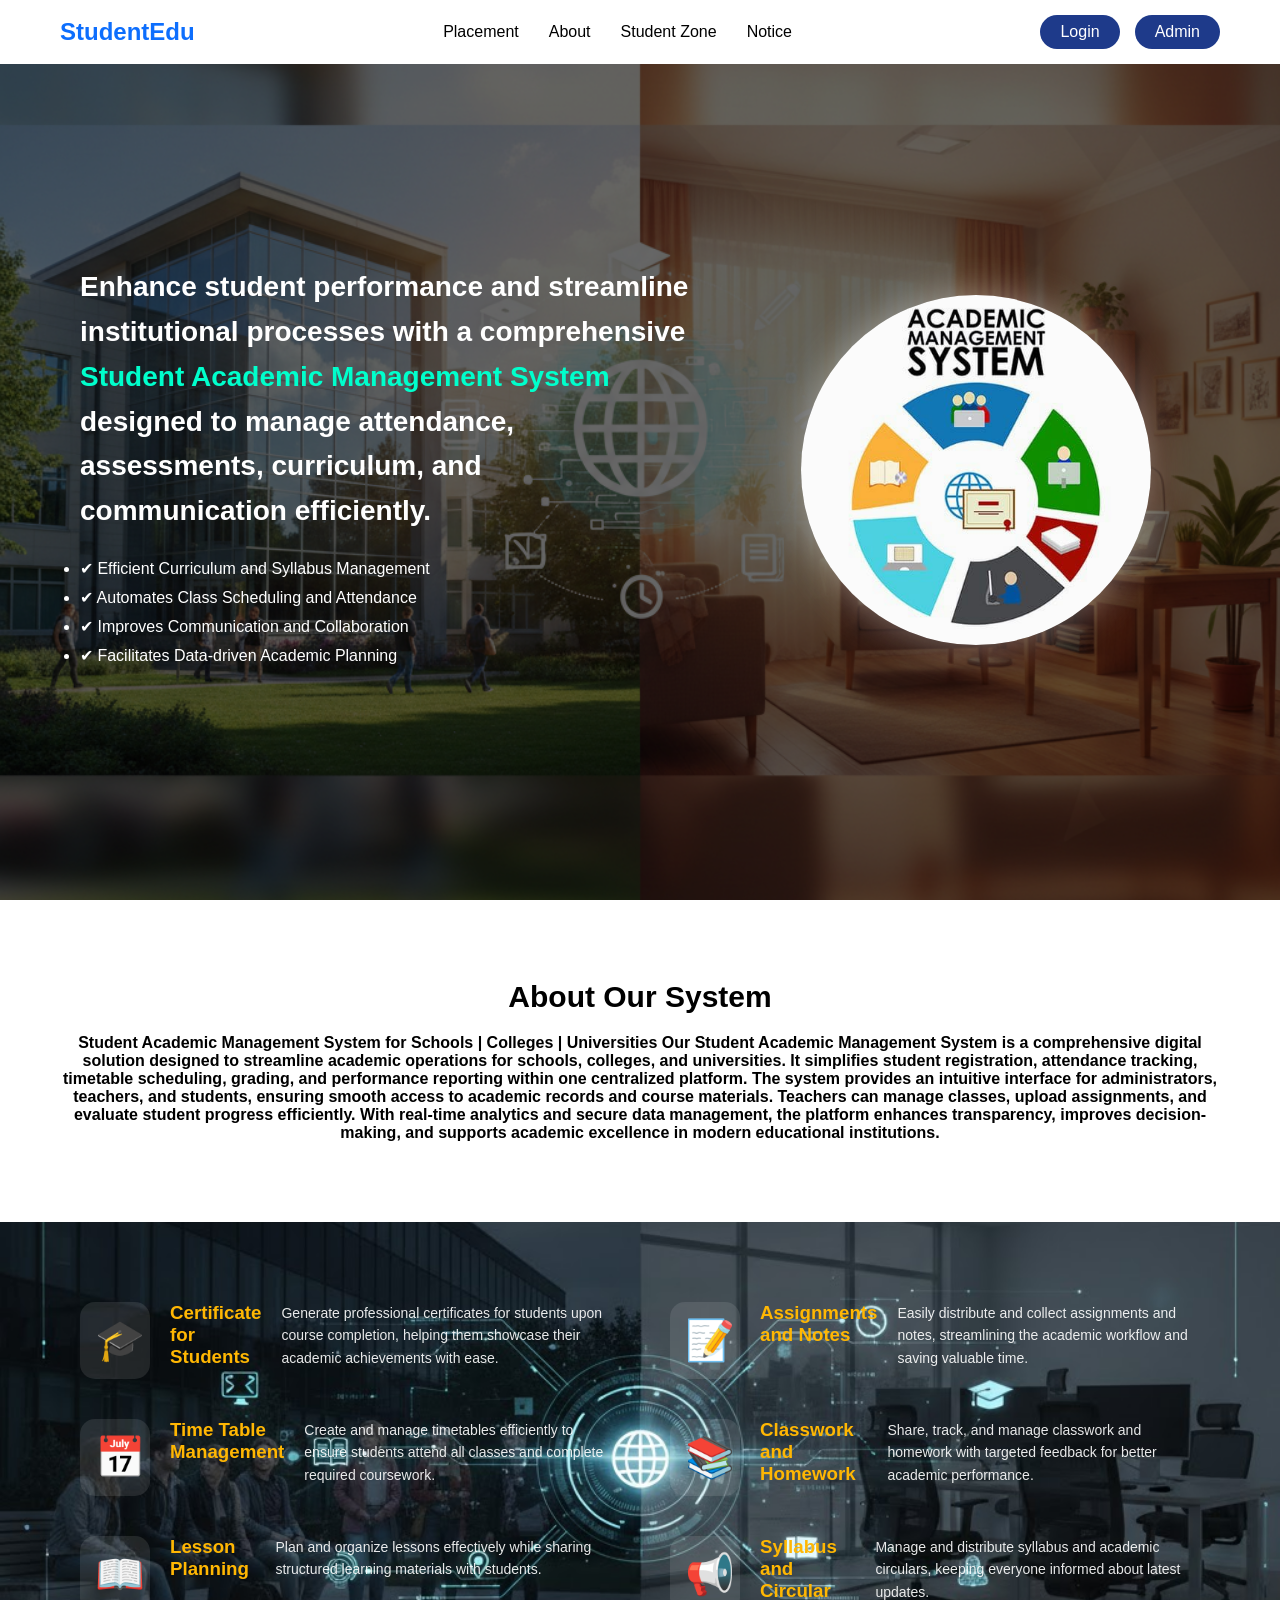
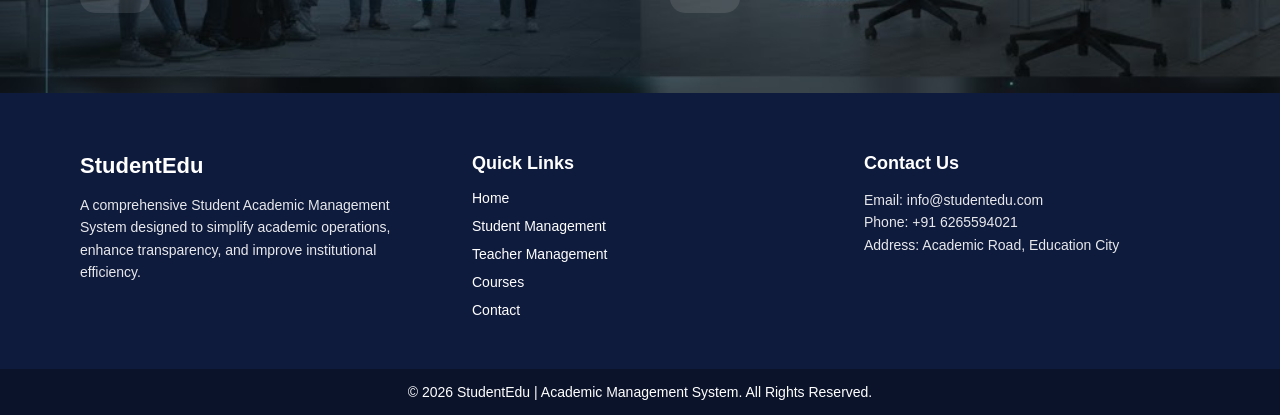
<file: index.html>
<!DOCTYPE html>
<html lang="en">
<head>
<meta charset="UTF-8">
<meta name="viewport" content="width=device-width, initial-scale=1.0">
<title>Student Academic Management</title>
<link rel="stylesheet" href="form.css">
</head>

<body>

<!-- NAVBAR -->
<div class="navbar">
    <div class="logo">StudentEdu</div>

    <ul class="nav-links">
        <li><a href="https://vivekanandgroup.com/blogs#">Placement</a></li>
        <!-- <li><a href="#">Register</a></li> -->
        <li><a href="https://vivekanandgroup.com/program/info/13/About%20Us/Administration">About</a></li>
        <li><a href="student login.html">Student Zone</a></li>
        <li><a href="notice.html">Notice</a></li>
    </ul>

    <div class="right-buttons">
        <a href="teacher login.html" class="nav-btn">Login</a>
        <a href="login admin .html" class="nav-btn">Admin</a>
    </div>
</div>

<!-- HERO SECTION -->
<section class="hero">

    <!-- LEFT TEXT -->
    <div class="hero-left">
        <h1>
            Enhance student performance and streamline institutional processes
            with a comprehensive <br>
            <span>Student Academic Management System</span>
            designed to manage attendance, assessments,
            curriculum, and communication efficiently.
        </h1>

        <ul>
            <li>✔ Efficient Curriculum and Syllabus Management</li>
            <li>✔ Automates Class Scheduling and Attendance</li>
            <li>✔ Improves Communication and Collaboration</li>
            <li>✔ Facilitates Data-driven Academic Planning</li>
        </ul>
    </div>

    <!-- RIGHT CIRCLE IMAGE -->
    <div class="hero-right">
        <div class="circle">
            <img src="project home.jpeg" alt="Academic Image">
        </div>
    </div>

</section>

<!-- EXTRA SECTION FOR SCROLL -->
<section class="about">
    <h2>About Our System</h2>
    <p>
     <h4><span>Student Academic Management System </span>  for Schools | Colleges | Universities Our 
            Student Academic Management System is a comprehensive digital solution designed to streamline academic operations for schools, colleges, and universities. It simplifies student registration, attendance tracking, timetable scheduling, grading, and performance reporting within one centralized platform. The system provides an intuitive interface for administrators, teachers, and students, ensuring smooth access to academic records and course materials. Teachers can manage classes, upload assignments,
            and evaluate student progress efficiently. With real-time analytics
             and secure data management, the platform enhances transparency, improves decision-making, and supports academic excellence in modern educational institutions.  
        </h4>
    </p>

</section>
    <!-- FEATURES SECTION -->
<section class="features">

    <div class="features-container">

        <div class="feature-box">
            <div class="icon">🎓</div>
            <h3>Certificate for Students</h3>
            <p>
                Generate professional certificates for students upon course completion,
                helping them showcase their academic achievements with ease.
            </p>
        </div>

        <div class="feature-box">
            <div class="icon">📝</div>
            <h3>Assignments and Notes</h3>
            <p>
                Easily distribute and collect assignments and notes,
                streamlining the academic workflow and saving valuable time.
            </p>
        </div>

        <div class="feature-box">
            <div class="icon">📅</div>
            <h3>Time Table Management</h3>
            <p>
                Create and manage timetables efficiently to ensure students
                attend all classes and complete required coursework.
            </p>
        </div>

        <div class="feature-box">
            <div class="icon">📚</div>
            <h3>Classwork and Homework</h3>
            <p>
                Share, track, and manage classwork and homework with
                targeted feedback for better academic performance.
            </p>
        </div>

        <div class="feature-box">
            <div class="icon">📖</div>
            <h3>Lesson Planning</h3>
            <p>
                Plan and organize lessons effectively while sharing structured
                learning materials with students.
            </p>
        </div>

        <div class="feature-box">
            <div class="icon">📢</div>
            <h3>Syllabus and Circular</h3>
            <p>
                Manage and distribute syllabus and academic circulars,
                keeping everyone informed about latest updates.
            </p>
        </div>

    </div>

</section>

        <!-- FOOTER SECTION -->
<footer class="footer">

    <div class="footer-container">

        <!-- About -->
        <div class="footer-col">
            <h3>StudentEdu</h3>
            <p>
                A comprehensive Student Academic Management System designed
                to simplify academic operations, enhance transparency,
                and improve institutional efficiency.
            </p>
        </div>

        <!-- Quick Links -->
        <div class="footer-col">
            <h4>Quick Links</h4>
            <ul>
                <li><a href="#">Home</a></li>
                <li><a href="teacher login.html">Student Management</a></li>
                <li><a href="login admin .html">Teacher Management</a></li>
                <li><a href="https://vivekanandgroup.com/school/info/15/Computer-Science-and-Engineering">Courses</a></li>
                <li><a href="https://vivekanandgroup.com/contact-us">Contact</a></li>
            </ul>
        </div>

        <!-- Contact Info -->
        <div class="footer-col">
            <h4>Contact Us</h4>
            <p>Email: info@studentedu.com</p>
            <p>Phone: +91 6265594021</p>
            <p>Address: Academic Road, Education City</p>
        </div>

    </div>

    <div class="footer-bottom">
        <p>© 2026 StudentEdu | Academic Management System. All Rights Reserved.</p>
    </div>

</footer>

</body>
</html>
</file>
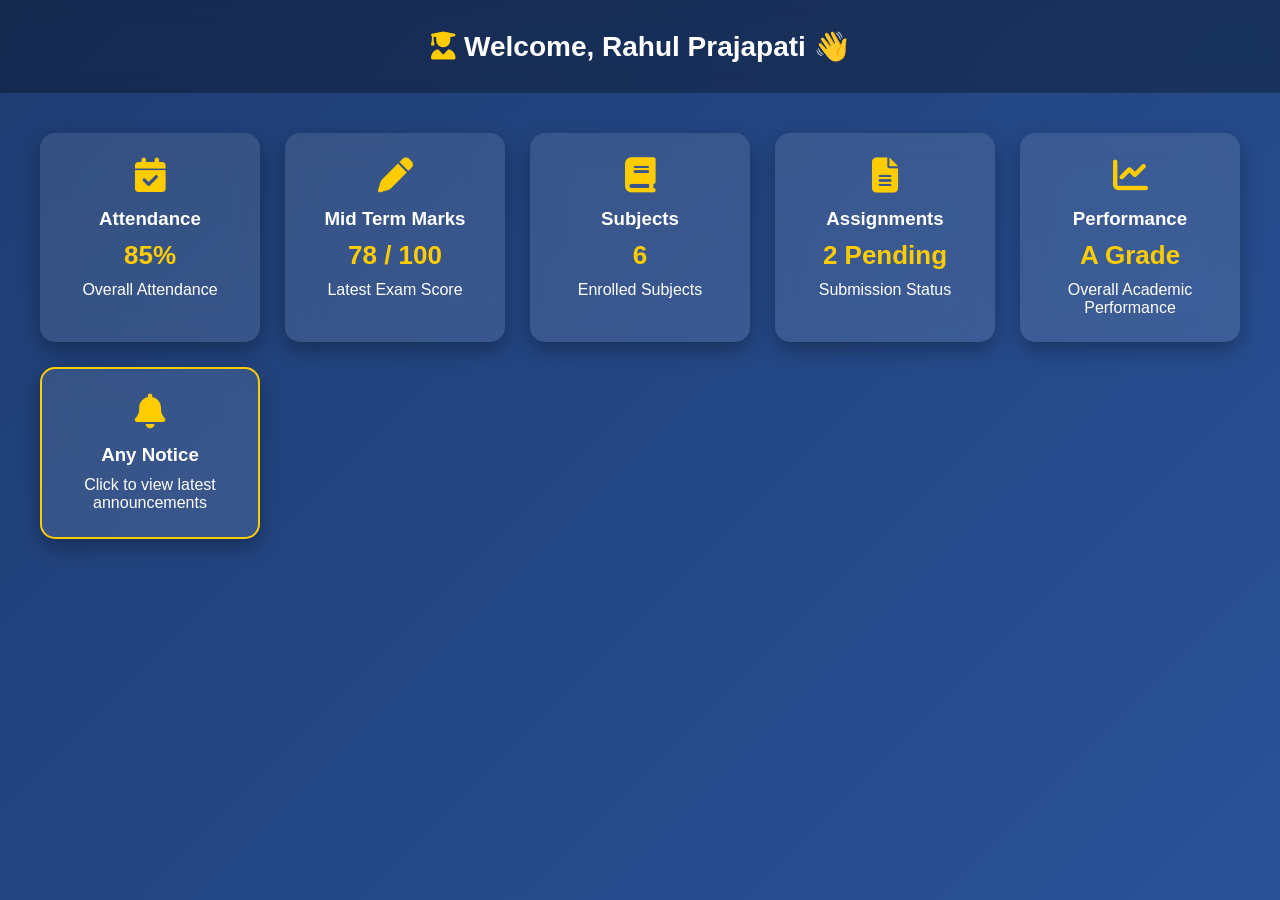
<file: dashboard.html>
</html>


<!DOCTYPE html>
<html lang="en">
<head>
<meta charset="UTF-8">
<meta name="viewport" content="width=device-width, initial-scale=1.0">
<title>Student Dashboard</title>
<link rel="stylesheet" href="dashboard.css">

<link rel="stylesheet"
href="https://cdnjs.cloudflare.com/ajax/libs/font-awesome/6.4.0/css/all.min.css">
</head>

<body>

<header>
    <h1><i class="fas fa-user-graduate"></i> 
        Welcome, <span id="studentName">Rahul Prajapati</span> 👋
    </h1>
</header>

<section class="dashboard">

    <div class="card">
        <i class="fas fa-calendar-check"></i>
        <h3>Attendance</h3>
        <h2 id="attendance">85%</h2>
        <p>Overall Attendance</p>
    </div>

    <div class="card">
        <i class="fas fa-pen"></i>
        <h3>Mid Term Marks</h3>
        <h2 id="midMarks">78 / 100</h2>
        <p>Latest Exam Score</p>
    </div>

    <div class="card">
        <i class="fas fa-book"></i>
        <h3>Subjects</h3>
        <h2 id="subjects">6</h2>
        <p>Enrolled Subjects</p>
    </div>

    <div class="card">
        <i class="fas fa-file-alt"></i>
        <h3>Assignments</h3>
        <h2 id="assignments">2 Pending</h2>
        <p>Submission Status</p>
    </div>

    <div class="card">
        <i class="fas fa-chart-line"></i>
        <h3>Performance</h3>
        <h2 id="grade">A Grade</h2>
        <p>Overall Academic Performance</p>
    </div>

    <!-- Notice Card -->
    <a href="notice.html" class="card notice-card">
        <i class="fas fa-bell"></i>
        <h3>Any Notice</h3>
        <p>Click to view latest announcements</p>
    </a>

</section>

</body>
</html>
</file>
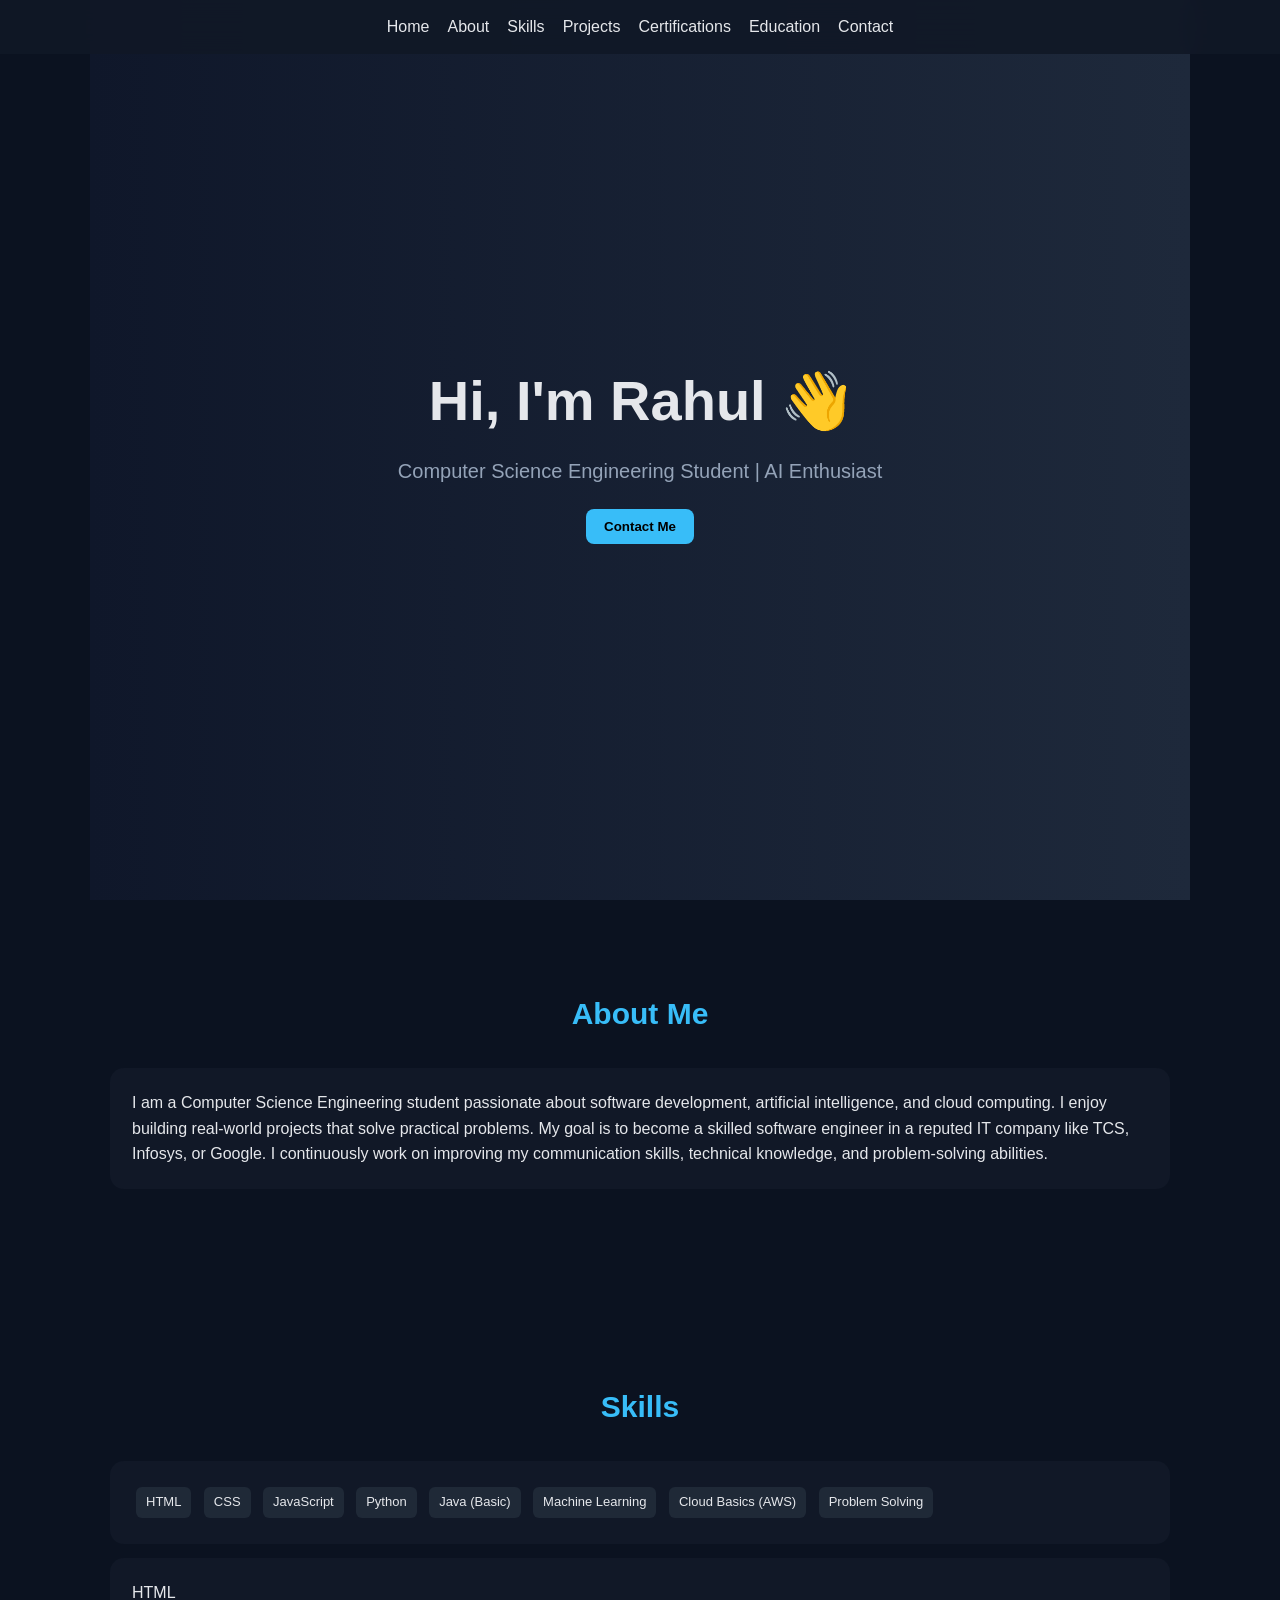
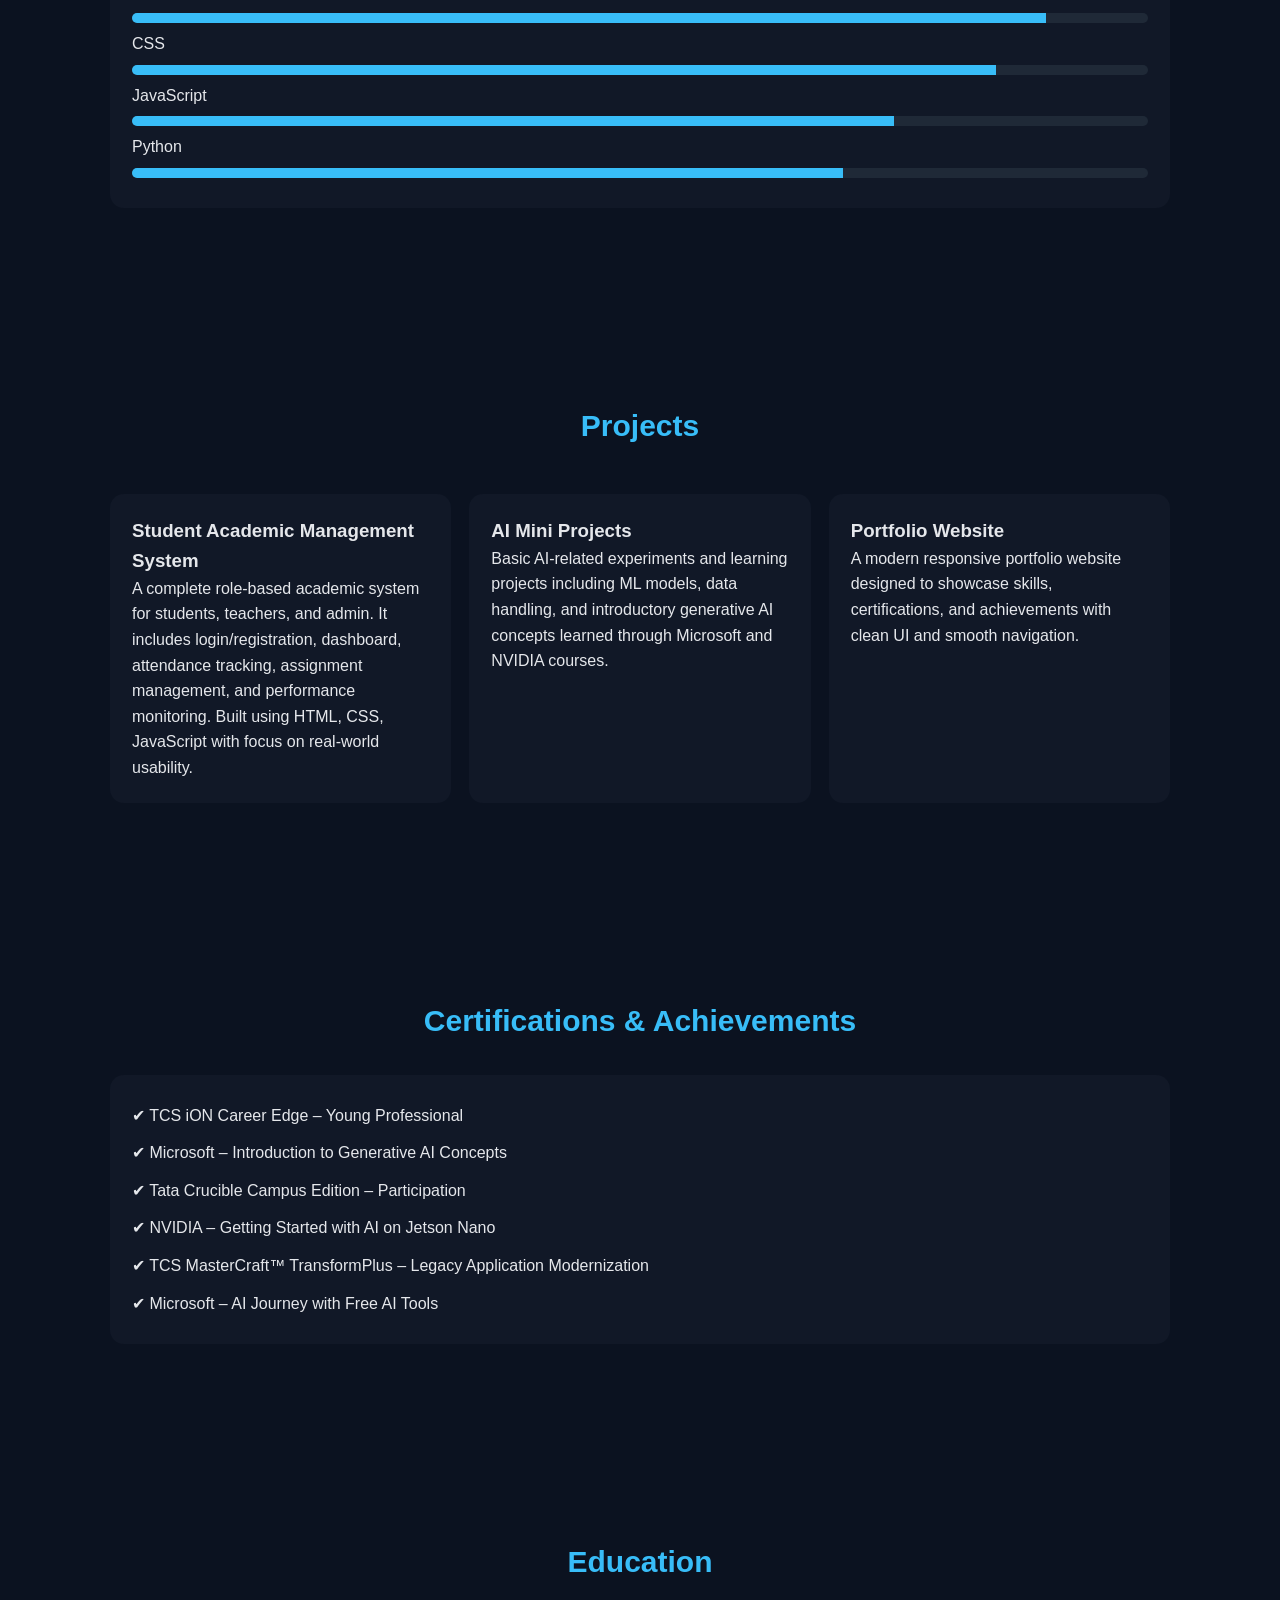
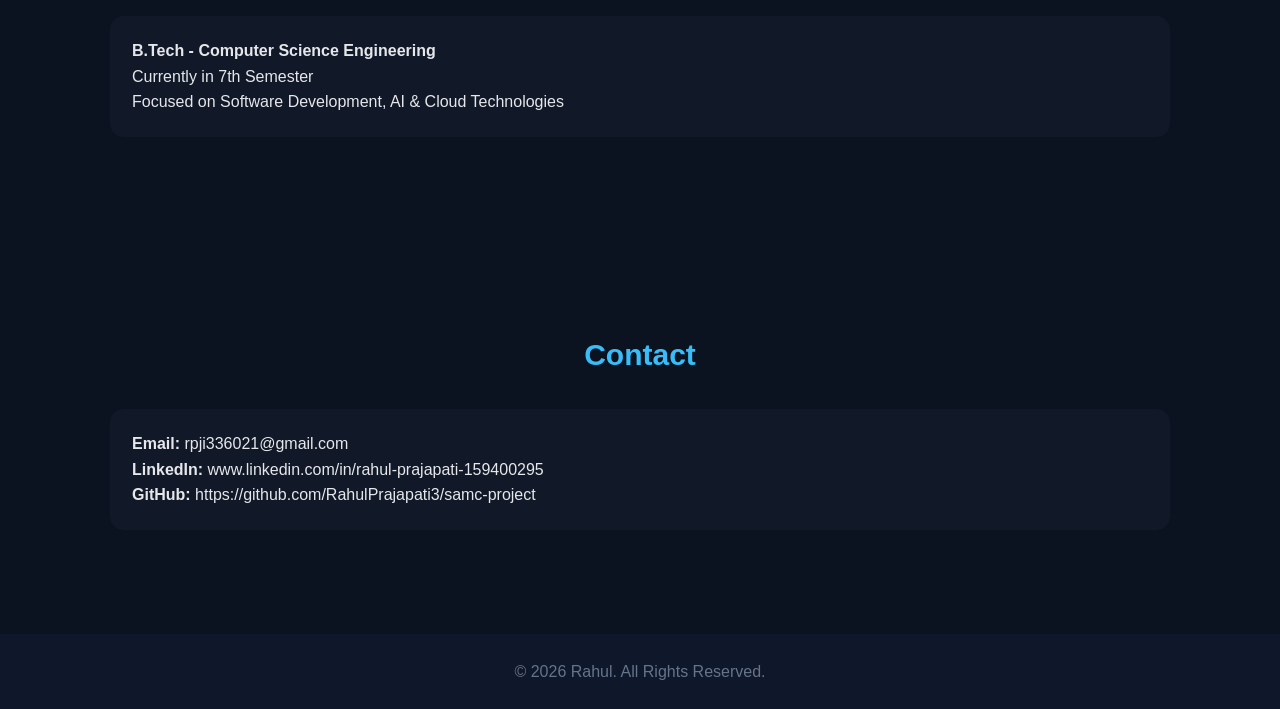
<file: intex.html>
<!DOCTYPE html>
<html lang="en">
<head>
  <meta charset="UTF-8" />
  <meta name="viewport" content="width=device-width, initial-scale=1.0" />
  <title>Rahul Portfolio</title>
  <style>
    *{
      margin:0;
      padding:0;
      box-sizing:border-box;
      font-family:'Segoe UI',sans-serif;
    }

    body{
      background:#0b1220;
      color:#e5e7eb;
      line-height:1.6;
    }

    nav{
      position:fixed;
      top:0;
      width:100%;
      background:rgba(17,24,39,0.92);
      display:flex;
      justify-content:center;
      gap:18px;
      padding:14px;
      backdrop-filter:blur(12px);
      z-index:1000;
    }

    nav a{
      color:#e5e7eb;
      text-decoration:none;
      font-weight:500;
      transition:0.3s;
    }

    nav a:hover{color:#38bdf8;}

    .hero{
      height:100vh;
      display:flex;
      flex-direction:column;
      justify-content:center;
      align-items:center;
      text-align:center;
      background:linear-gradient(to right,#0f172a,#1e293b);
      padding:20px;
    }

    .hero h1{
      font-size:56px;
      animation:fadeIn 1.5s ease-in-out;
    }

    .hero p{
      font-size:20px;
      color:#94a3b8;
      margin-top:10px;
      max-width:700px;
    }

    .btn{
      margin-top:22px;
      padding:10px 18px;
      background:#38bdf8;
      border:none;
      border-radius:8px;
      cursor:pointer;
      font-weight:600;
    }

    section{
      padding:90px 20px;
      max-width:1100px;
      margin:auto;
    }

    h2{
      text-align:center;
      color:#38bdf8;
      margin-bottom:30px;
      font-size:30px;
    }

    .card{
      background:#111827;
      padding:22px;
      border-radius:14px;
      margin:14px 0;
      transition:0.3s;
    }

    .card:hover{
      transform:translateY(-5px);
    }

    .grid{
      display:grid;
      grid-template-columns:repeat(auto-fit,minmax(280px,1fr));
      gap:18px;
    }

    ul{list-style:none;}
    ul li{padding:6px 0;}

    .tag{
      display:inline-block;
      background:#1f2937;
      padding:5px 10px;
      margin:4px;
      border-radius:6px;
      font-size:13px;
    }

    footer{
      text-align:center;
      padding:25px;
      background:#0f172a;
      color:#64748b;
    }

    @keyframes fadeIn{
      from{opacity:0; transform:translateY(-20px)}
      to{opacity:1; transform:translateY(0)}
    }

    .skill-bar{
      background:#1f2937;
      border-radius:10px;
      overflow:hidden;
      margin:8px 0;
    }

    .skill-fill{
      height:10px;
      background:#38bdf8;
    }
  </style>
</head>
<body>

<nav>
  <a href="#home">Home</a>
  <a href="#about">About</a>
  <a href="#skills">Skills</a>
  <a href="#projects">Projects</a>
  <a href="#certifications">Certifications</a>
  <a href="#education">Education</a>
  <a href="#contact">Contact</a>
</nav>

<section class="hero" id="home">
  <h1>Hi, I'm Rahul 👋</h1>
  <p>Computer Science Engineering Student | AI Enthusiast </p>
  <button class="btn" onclick="document.getElementById('contact').scrollIntoView()">Contact Me</button>
</section>

<section id="about">
  <h2>About Me</h2>
  <div class="card">
    <p>
      I am a Computer Science Engineering student passionate about software development, artificial intelligence, and cloud computing.
      I enjoy building real-world projects that solve practical problems. My goal is to become a skilled software engineer in a reputed IT company like TCS, Infosys, or Google.
      I continuously work on improving my communication skills, technical knowledge, and problem-solving abilities.
    </p>
  </div>
</section>

<section id="skills">
  <h2>Skills</h2>
  <div class="card">
    <span class="tag">HTML</span>
    <span class="tag">CSS</span>
    <span class="tag">JavaScript</span>
    <span class="tag">Python</span>
    <span class="tag">Java (Basic)</span>
    <span class="tag">Machine Learning</span>
    <span class="tag">Cloud Basics (AWS)</span>
    <span class="tag">Problem Solving</span>
  </div>

  <div class="card">
    <p>HTML</p>
    <div class="skill-bar"><div class="skill-fill" style="width:90%"></div></div>

    <p>CSS</p>
    <div class="skill-bar"><div class="skill-fill" style="width:85%"></div></div>

    <p>JavaScript</p>
    <div class="skill-bar"><div class="skill-fill" style="width:75%"></div></div>

    <p>Python</p>
    <div class="skill-bar"><div class="skill-fill" style="width:70%"></div></div>
  </div>
</section>

<section id="projects">
  <h2>Projects</h2>
  <div class="grid">

    <div class="card">
      <h3>Student Academic Management System</h3>
      <p>
        A complete role-based academic system for students, teachers, and admin.
        It includes login/registration, dashboard, attendance tracking, assignment management,
        and performance monitoring. Built using HTML, CSS, JavaScript with focus on real-world usability.
      </p>
    </div>

    <div class="card">
      <h3>AI Mini Projects</h3>
      <p>
        Basic AI-related experiments and learning projects including ML models, data handling,
        and introductory generative AI concepts learned through Microsoft and NVIDIA courses.
      </p>
    </div>

    <div class="card">
      <h3>Portfolio Website</h3>
      <p>
        A modern responsive portfolio website designed to showcase skills, certifications, and achievements
        with clean UI and smooth navigation.
      </p>
    </div>

  </div>
</section>

<section id="certifications">
  <h2>Certifications & Achievements</h2>
  <div class="card">
    <ul>
      <li>✔ TCS iON Career Edge – Young Professional</li>
      <li>✔ Microsoft – Introduction to Generative AI Concepts</li>
      <li>✔ Tata Crucible Campus Edition – Participation</li>
      <li>✔ NVIDIA – Getting Started with AI on Jetson Nano</li>
      <li>✔ TCS MasterCraft™ TransformPlus – Legacy Application Modernization</li>
      <li>✔ Microsoft – AI Journey with Free AI Tools</li>
    </ul>
  </div>
</section>

<section id="education">
  <h2>Education</h2>
  <div class="card">
    <p><b>B.Tech - Computer Science Engineering</b></p>
    <p>Currently in 7th Semester</p>
    <p>Focused on Software Development, AI & Cloud Technologies</p>
  </div>
</section>

<section id="contact">
  <h2>Contact</h2>
  <div class="card">
    <p><b>Email:</b> rpji336021@gmail.com</p>
    <p><b>LinkedIn:</b> www.linkedin.com/in/rahul-prajapati-159400295</p>
    <p><b>GitHub:</b> https://github.com/RahulPrajapati3/samc-project</p>
  </div>
</section>

<footer>
  <p>© 2026 Rahul. All Rights Reserved.</p>
</footer>

</body>
</html>
</file>
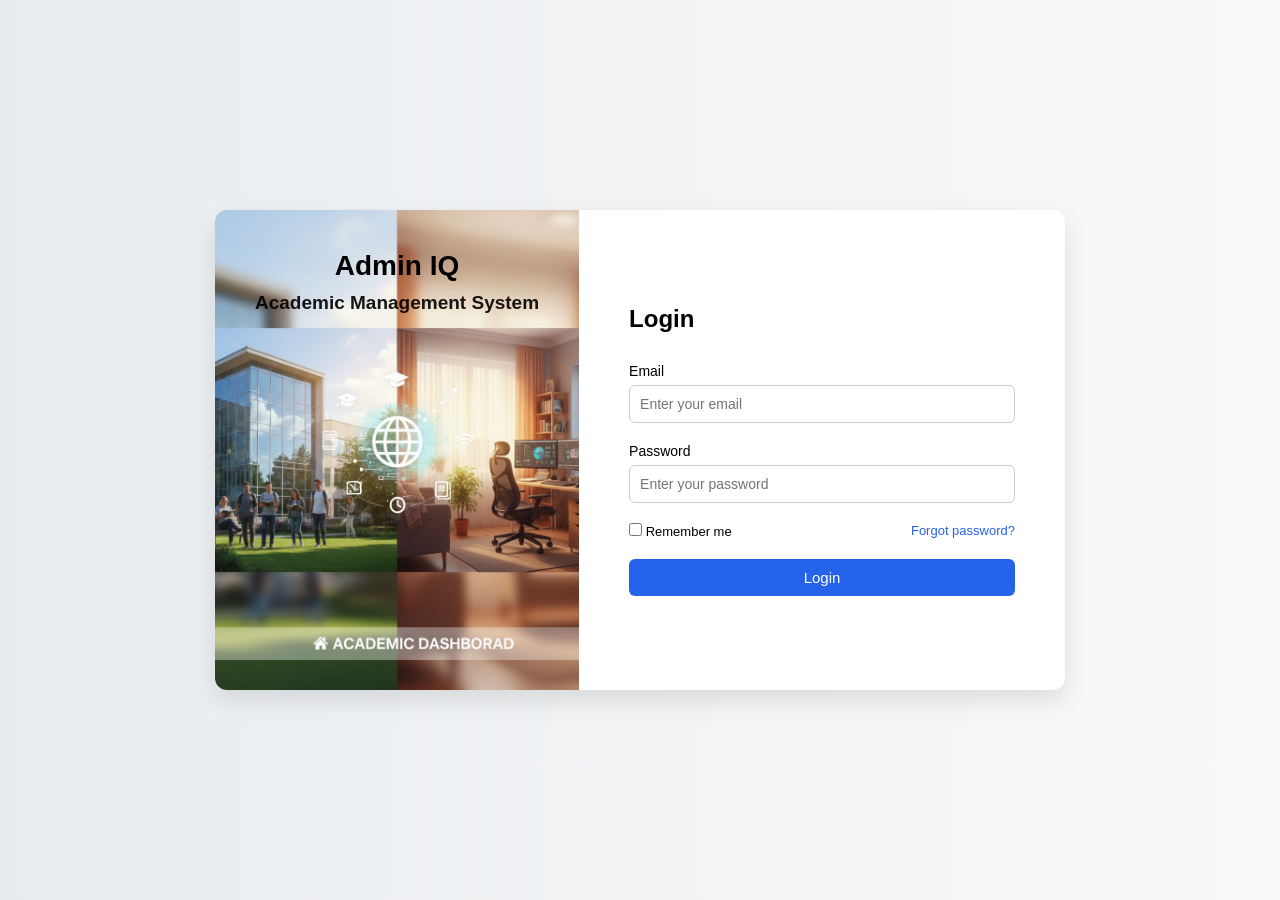
<file: login admin .html>
<!DOCTYPE html>
<html lang="en">
<head>
<meta charset="UTF-8">
<meta name="viewport" content="width=device-width, initial-scale=1.0">
<title>Admin Login</title>
<link rel="stylesheet" href="login admin.css">
</head>

<body>

<div class="login-container">

    <div class="login-card">

        <!-- LEFT SECTION -->
        <div class="left-panel">
            <h2>Admin IQ</h2>
           <h2><p>Academic Management System</p></h2> 
        </div>

        <!-- RIGHT SECTION -->
        <div class="right-panel">

            <h2>Login</h2>

            <form>

                <div class="input-group">
                    <label>Email</label>
                    <input type="email" placeholder="Enter your email">
                </div>

                <div class="input-group">
                    <label>Password</label>
                    <input type="password" placeholder="Enter your password">
                </div>

                <div class="options">
                    <label>
                        <input type="checkbox"> Remember me
                    </label>
                    <a href="#">Forgot password?</a>
                </div>

                <!-- <button type="submit" class="login-btn">
                    Login
                </button> -->
                <a href="Admindesh.html" class="login-btn">Login</a>
            </form>

        </div>

    </div>

</div>

</body>
</html>
</file>
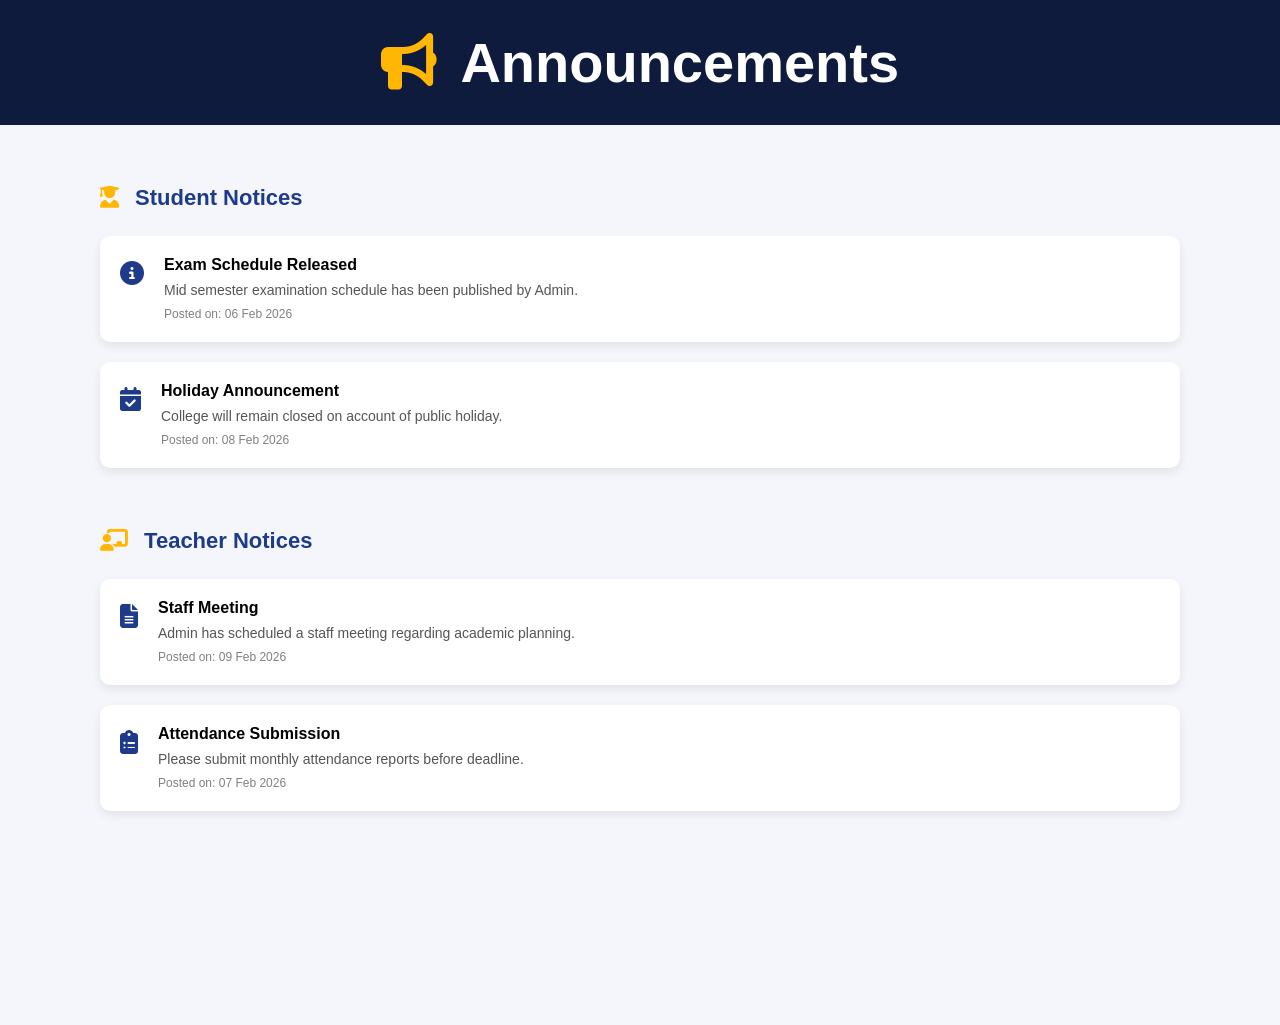
<file: notice.html>
<!DOCTYPE html>
<html lang="en">
<head>
<meta charset="UTF-8">
<meta name="viewport" content="width=device-width, initial-scale=1.0">
<title>Announcements</title>
<link rel="stylesheet" href="notice.css">

<!-- Font Awesome Icons -->
<link rel="stylesheet"
href="https://cdnjs.cloudflare.com/ajax/libs/font-awesome/6.4.0/css/all.min.css">
</head>

<body>

<!-- HEADER -->
<div class="announcement-header">
    <h1><i class="fas fa-bullhorn"></i> Announcements</h1>
</div>

<!-- MAIN CONTAINER -->
<div class="notice-container">

    <!-- STUDENT NOTICE SECTION -->
    <div class="notice-section">
        <h2><i class="fas fa-user-graduate"></i> Student Notices</h2>

        <!-- IMPORTANT: Backend ke liye ID -->
        <div id="studentNoticeContainer">

            <!-- Sample Static Notice (future me database se aayega) -->
            <div class="notice-card" data-id="1">
                <i class="fas fa-circle-info"></i>
                <div>
                    <h4 class="notice-title">Exam Schedule Released</h4>
                    <p class="notice-message">
                        Mid semester examination schedule has been published by Admin.
                    </p>
                    <span class="date">Posted on: 
                        <span class="notice-date">06 Feb 2026</span>
                    </span>
                </div>
            </div>

            <div class="notice-card" data-id="2">
                <i class="fas fa-calendar-check"></i>
                <div>
                    <h4 class="notice-title">Holiday Announcement</h4>
                    <p class="notice-message">
                        College will remain closed on account of public holiday.
                    </p>
                    <span class="date">Posted on: 
                        <span class="notice-date">08 Feb 2026</span>
                    </span>
                </div>
            </div>

        </div>

    </div>

    <!-- TEACHER NOTICE SECTION -->
    <div class="notice-section">
        <h2><i class="fas fa-chalkboard-teacher"></i> Teacher Notices</h2>

        <!-- IMPORTANT: Backend ke liye ID -->
        <div id="teacherNoticeContainer">

            <div class="notice-card" data-id="3">
                <i class="fas fa-file-alt"></i>
                <div>
                    <h4 class="notice-title">Staff Meeting</h4>
                    <p class="notice-message">
                        Admin has scheduled a staff meeting regarding academic planning.
                    </p>
                    <span class="date">Posted on: 
                        <span class="notice-date">09 Feb 2026</span>
                    </span>
                </div>
            </div>

            <div class="notice-card" data-id="4">
                <i class="fas fa-clipboard-list"></i>
                <div>
                    <h4 class="notice-title">Attendance Submission</h4>
                    <p class="notice-message">
                        Please submit monthly attendance reports before deadline.
                    </p>
                    <span class="date">Posted on: 
                        <span class="notice-date">07 Feb 2026</span>
                    </span>
                </div>
            </div>

        </div>

    </div>

</div>

</body>
</html>
</file>
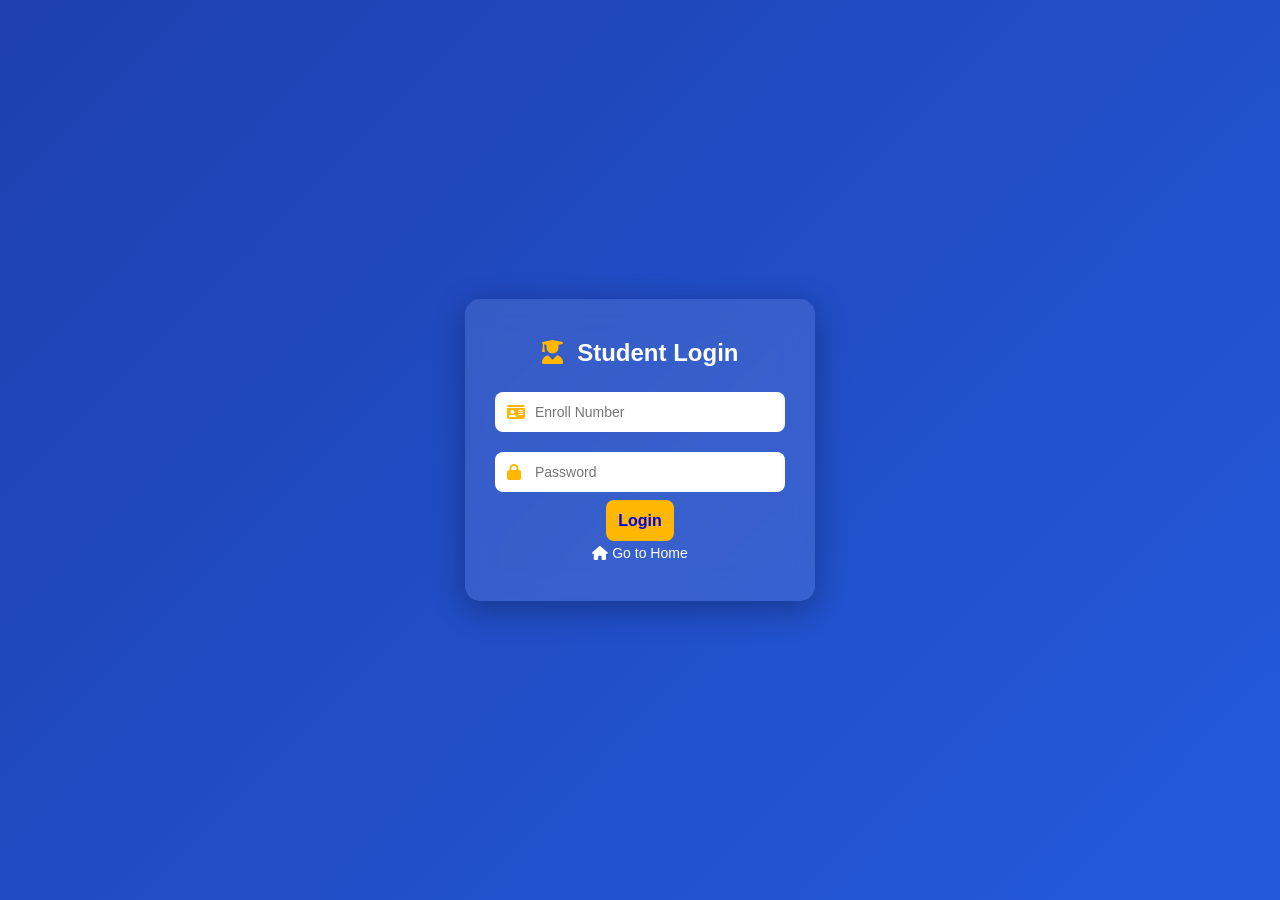
<file: student login.html>
<!DOCTYPE html>
<html lang="en">
<head>
<meta charset="UTF-8">
<meta name="viewport" content="width=device-width, initial-scale=1.0">
<title>Student Login</title>
<link rel="stylesheet" href="student login.css">

<!-- Font Awesome -->
<link rel="stylesheet"
href="https://cdnjs.cloudflare.com/ajax/libs/font-awesome/6.4.0/css/all.min.css">
</head>

<body>

<div class="login-wrapper">

    <div class="login-box">

        <h2><i class="fas fa-user-graduate"></i> Student Login</h2>

        <form>

            <div class="input-group">
                <i class="fas fa-id-card"></i>
                <input type="text" placeholder="Enroll Number" required>
            </div>

            <div class="input-group">
                <i class="fas fa-lock"></i>
                <input type="password" placeholder="Password" required>
            </div>

           <a href="dashboard.html" class="login-btn">Login</a>


            <a href="home.html" class="home-btn">
                <i class="fas fa-home"></i> Go to Home
            </a>

        </form>

    </div>

</div>

</body>
</html>
</file>
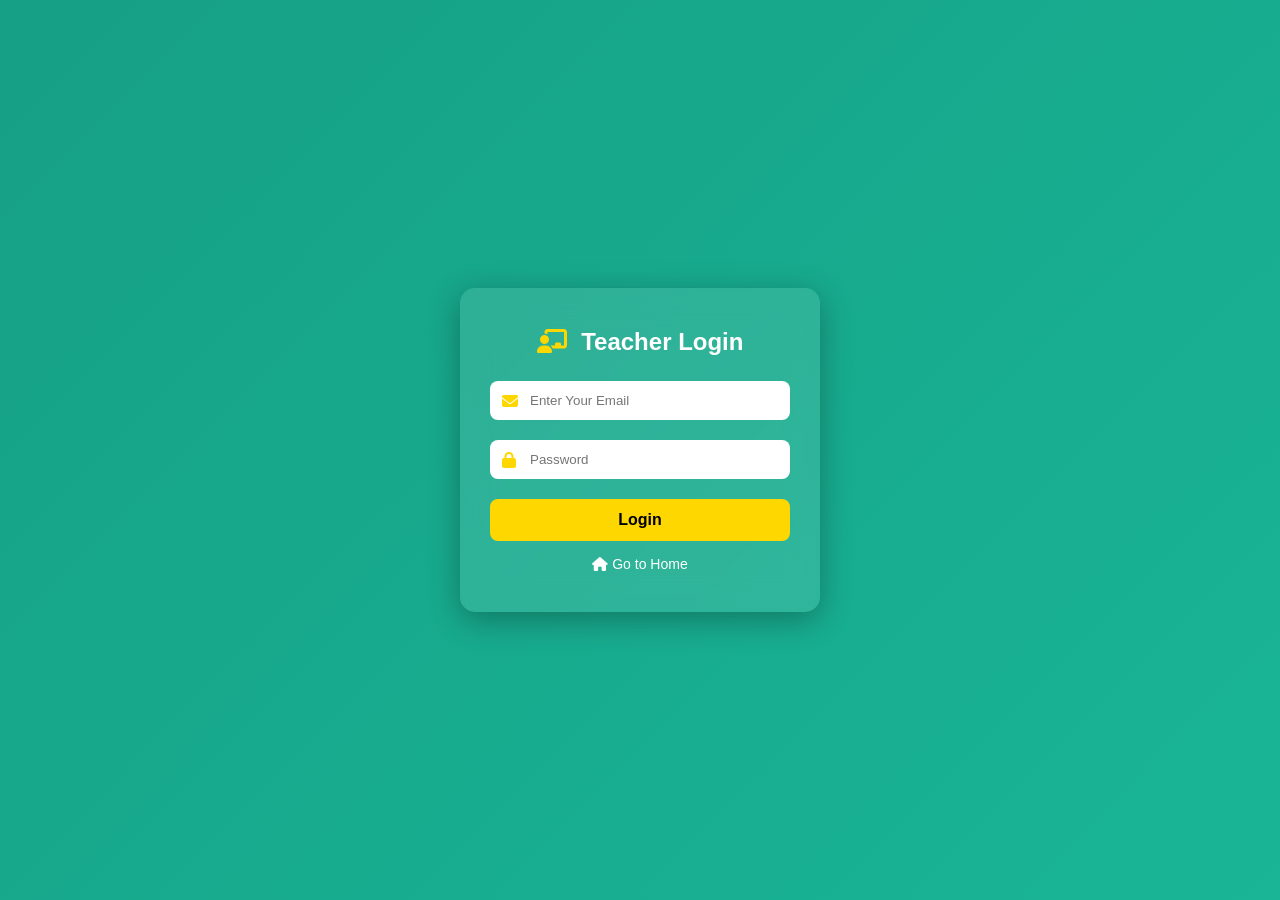
<file: teacher login.html>
<!DOCTYPE html>
<html lang="en">
<head>
<meta charset="UTF-8">
<meta name="viewport" content="width=device-width, initial-scale=1.0">
<title>Teacher Login</title>
<link rel="stylesheet" href="teacher login.css">

<link rel="stylesheet"
href="https://cdnjs.cloudflare.com/ajax/libs/font-awesome/6.4.0/css/all.min.css">
</head>

<body>

<div class="login-wrapper">

    <div class="login-box">

        <h2><i class="fas fa-chalkboard-teacher"></i> Teacher Login</h2>

        <form>

            <div class="input-group">
                <i class="fas fa-envelope"></i>
                <input type="email" placeholder="Enter Your Email" required>
            </div>

            <div class="input-group">
                <i class="fas fa-lock"></i>
                <input type="password" placeholder="Password" required>
            </div>

            <!-- Login button -->
            <a href="teacherdesh.html" class="login-btn">Login</a>

            <!-- Home button -->
            <a href="home.html" class="home-btn">
                <i class="fas fa-home"></i> Go to Home
            </a>

        </form>

    </div>

</div>

</body>
</html>
</file>
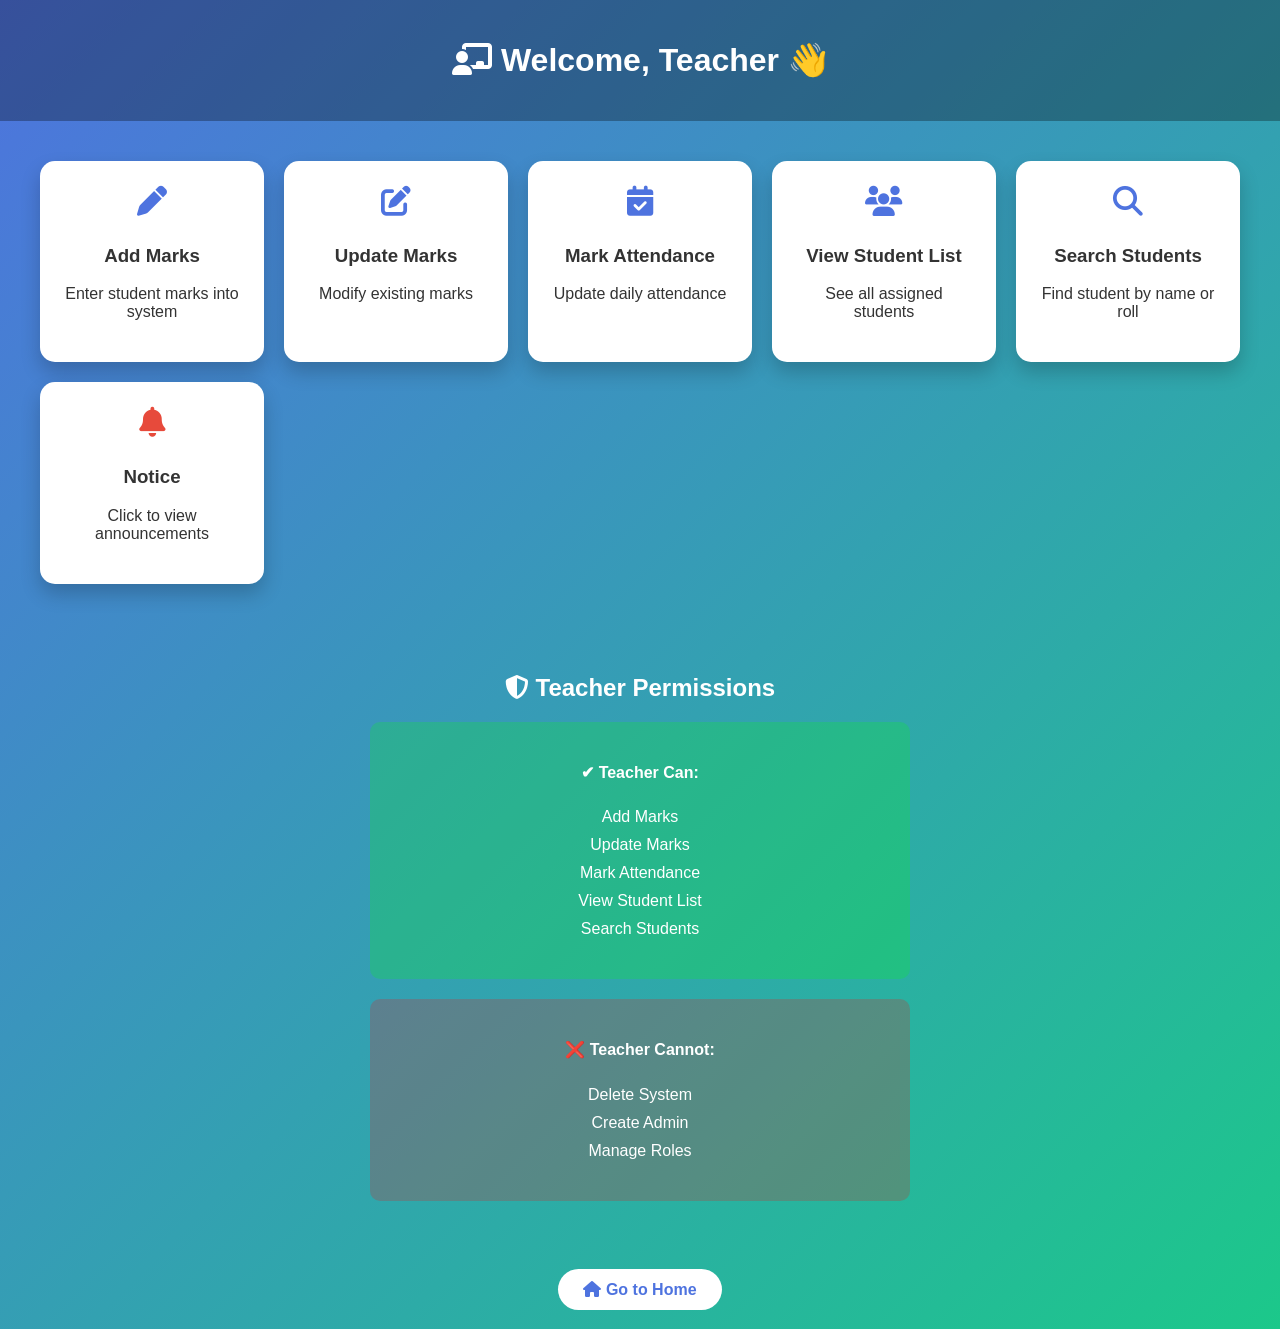
<file: teacherdesh.html>
<!DOCTYPE html>
<html lang="en">
<head>
<meta charset="UTF-8">
<meta name="viewport" content="width=device-width, initial-scale=1.0">
<title>Teacher Dashboard</title>
<link rel="stylesheet" href="teacherdesh.css">

<!-- Font Awesome -->
<link rel="stylesheet"
href="https://cdnjs.cloudflare.com/ajax/libs/font-awesome/6.4.0/css/all.min.css">
</head>

<body>

<header>
    <h1>
        <i class="fas fa-chalkboard-teacher"></i>
        Welcome, <span id="teacherName">Teacher</span> 👋
    </h1>
</header>

<section class="dashboard">

    <!-- RESPONSIBILITIES -->

    <div class="card">
        <i class="fas fa-pen"></i>
        <h3>Add Marks</h3>
        <p>Enter student marks into system</p>
    </div>

    <div class="card">
        <i class="fas fa-edit"></i>
        <h3>Update Marks</h3>
        <p>Modify existing marks</p>
    </div>

    <div class="card">
        <i class="fas fa-calendar-check"></i>
        <h3>Mark Attendance</h3>
        <p>Update daily attendance</p>
    </div>

    <div class="card">
        <i class="fas fa-users"></i>
        <h3>View Student List</h3>
        <p>See all assigned students</p>
    </div>

    <div class="card">
        <i class="fas fa-search"></i>
        <h3>Search Students</h3>
        <p>Find student by name or roll</p>
    </div>

    <!-- NOTICE -->
    <a href="notice.html" class="card notice-card">
        <i class="fas fa-bell"></i>
        <h3>Notice</h3>
        <p>Click to view announcements</p>
    </a>

</section>

<!-- PERMISSION INFO -->

<section class="permissions">
    <h2><i class="fas fa-shield-alt"></i> Teacher Permissions</h2>

    <div class="permission-box allowed">
        <h4>✔ Teacher Can:</h4>
        <ul>
            <li>Add Marks</li>
            <li>Update Marks</li>
            <li>Mark Attendance</li>
            <li>View Student List</li>
            <li>Search Students</li>
        </ul>
    </div>

    <div class="permission-box restricted">
        <h4>❌ Teacher Cannot:</h4>
        <ul>
            <li>Delete System</li>
            <li>Create Admin</li>
            <li>Manage Roles</li>
        </ul>
    </div>
</section>

<!-- HOME BUTTON -->

<div class="home-section">
    <a href="home.html" class="home-btn">
        <i class="fas fa-home"></i> Go to Home
    </a>
</div>

</body>
</html>
</file>
<file: form.css>
/* /* 
*{
    margin:0;
    padding:0;
    box-sizing:border-box;
    font-family: 'Segoe UI', sans-serif;
}
.navbar{
    width:100%;
    display:flex;
    justify-content:space-between;  
    align-items:center;
    padding:15px 60px;
    background:white;
}

.right-buttons{
    display:flex;
    gap:15px;
}


body{
    margin:0;
    padding:0;
    background:
    radial-gradient(circle at 75% 50%, rgba(255,255,255,0.07), transparent 45%),
    linear-gradient(100deg, #08275c 0%, #0f3b82 35%, #0d6efd 65%, #0a2f6b 100%);
    height:100vh;
}


.logo{
    font-size:24px;
    font-weight:bold;
    color:#0077ff;
}

.nav-links{
    list-style:none;
    display:flex;
    gap:30px;
}
.nav-links{
    list-style: none;
    display: flex;
    gap: 30px;
}

.nav-links li a{
    text-decoration: none; 
    color: black;
    font-weight: 500;
    transition: 0.3s;
}

.nav-links li a:hover{
    color: #0d6efd;
    border-bottom: 2px solid #0d6efd;
    padding-bottom: 3px;
}

.nav-btn{
    padding:10px 30px;
    text-decoration: none;
    border:none;
    border-radius:20px;
    background:#0d6efd;
    color:white;
    cursor:pointer;
}


.hero{
    height:70vh;
    display:flex;
    justify-content:space-between;
    align-items:center;
    padding:0 80px;
    color:white;

  
    background:
    radial-gradient(circle at 75% 50%, rgba(255,255,255,0.08), transparent 45%),
    linear-gradient(100deg, #08275c 0%, #0f3b82 35%, #0d6efd 65%, #0a2f6b 100%);
}

.hero-left{
    width:55%;
}

.hero-left h1{
    font-size:25px;
    line-height:1.4;
}

.hero-left span{
    color:#00ffcc;
}

.hero-left ul{
    margin-top:25px;
}

.hero-left ul li{
    margin:10px 0;
}

.hero-buttons{
    margin-top:30px;
}

.hero-buttons button{
    padding:12px 25px;
    border:none;
    border-radius:30px;
    margin-right:15px;
    cursor:pointer;
    font-size:15px;
}

.demo{
    background:white;
    color:#0f3b82;
}

.video{
    background:#ffc107;
    color:white;
}


.hero-right{
    width:40%;
    display:flex;
    justify-content:center;
}
.hero-right{
    display:flex;
    justify-content:center;
    align-items:center;
}

.circle{
    width:380px;         
    height:380px;
    border-radius:50%;
    overflow:hidden;     
    box-shadow:0 0 40px rgba(255,255,255,0.3);
    animation: float 4s ease-in-out infinite;
}

.circle img{
    width:100%;
    height:100%;
    object-fit:cover;  
}


@keyframes float{
    0%{ transform:translateY(0px);}
    50%{ transform:translateY(-20px);}
    100%{ transform:translateY(0px);}
}
*/
*{
    margin:0;
    padding:0;
    box-sizing:border-box;
    font-family:'Segoe UI', sans-serif;
}

/* NAVBAR */
.navbar{
    width:100%;
    display:flex;
    justify-content:space-between;
    align-items:center;
    padding:15px 60px;
    background:white;
    position:fixed;
    top:0;
    z-index:1000;
}

.logo{
    font-size:24px;
    font-weight:bold;
    color:#0d6efd;
}

.nav-links{
    list-style:none;
    display:flex;
    gap:30px;
}

.nav-links li a{
    text-decoration:none;
    color:black;
    font-weight:500;
    transition:0.3s;
}

.nav-links li a:hover{
    color:#0d6efd;
}

.right-buttons{
    display:flex;
    gap:15px;
}

.nav-btn{
    padding:8px 20px;
    border-radius:20px;
    background:#1e3a8a;
    color:white;
    text-decoration:none;
    transition:0.3s;
}

.nav-btn:hover{
    background:#172554;
}

/* HERO SECTION */
.hero{
    min-height:100vh;
    display:flex;
    justify-content:space-between;
    align-items:center;
    padding:120px 80px 80px 80px;
    position:relative;
    /*background-image:url("project home.jpeg");   Background image */
    background-image:url("Gemini_Generated_Image_y6ilh3y6ilh3y6il.png");
    background-size:cover;
    background-position:center;
    background-repeat:no-repeat;
    color:white;
}

/* DARK OVERLAY */
.hero::before{
    content:"";
    position:absolute;
    top:0;
    left:0;
    width:100%;
    height:100%;
    background:rgba(0,0,0,0.6);
}

/* CONTENT ABOVE OVERLAY */
.hero-left,
.hero-right{
    position:relative;
    z-index:1;
}

.hero-left{
    width:55%;
}

.hero-left h1{
    font-size:28px;
    line-height:1.6;
}

.hero-left span{
    color:#00ffcc;
}

.hero-left ul{
    margin-top:25px;
}

.hero-left ul li{
    margin:10px 0;
}

/* RIGHT FLOATING CIRCLE IMAGE */
.hero-right{
    width:40%;
    display:flex;
    justify-content:center;
}

.circle{
    width:350px;
    height:350px;
    border-radius:50%;
    overflow:hidden;
    box-shadow:0 0 40px rgba(255,255,255,0.4);
    animation: float 4s ease-in-out infinite;
}

.circle img{
    width:100%;
    height:100%;
    object-fit:cover;
}

/* FLOAT ANIMATION */
@keyframes float{
    0%{ transform:translateY(0px);}
    50%{ transform:translateY(-20px);}
    100%{ transform:translateY(0px);}
}

/* ABOUT SECTION */
.about{
    padding:80px 50px;
    background:white;
    color:black;
    text-align:center;
/*     
    background-image:url("Gemini_Generated_Image_3hi55g3hi55g3hi5.png"); */
    
}

.about h2{
    font-size:30px;
    margin-bottom:20px;
}

.about p{
    max-width:700px;
    margin:auto;
    line-height:1.6;
}
/* FEATURES SECTION */
.features{
    /* background: linear-gradient(to right, #0f1b3d, #1e3a8a); */
    background-image:url("sectionmainpage.jpg");
     background-size:cover;
    background-position:center;
    background-repeat:no-repeat;
    padding:80px 80px;
    color:white;
}

.features-container{
    display:grid;
    grid-template-columns: repeat(2, 1fr);
    gap:40px 60px;
}

.feature-box{
    display:flex;
    gap:20px;
    align-items:flex-start;
}

.icon{
    font-size:40px;
    background:rgba(255,255,255,0.1);
    padding:15px;
    border-radius:15px;
    min-width:70px;
    text-align:center;
}

.feature-box h3{
    color:#ffb703;
    margin-bottom:8px;
}

.feature-box p{
    font-size:14px;
    line-height:1.6;
    opacity:0.9;
}

/* FOOTER */
.footer{
    background:#0f1b3d;
    color:white;
    padding-top:60px;
}

.footer-container{
    display:flex;
    justify-content:space-between;
    padding:0 80px 40px 80px;
    flex-wrap:wrap;
}

.footer-col{
    width:30%;
}

.footer-col h3{
    margin-bottom:15px;
    font-size:22px;
}

.footer-col h4{
    margin-bottom:15px;
    font-size:18px;
}

.footer-col p{
    line-height:1.6;
    font-size:14px;
    opacity:0.9;
}

.footer-col ul{
    list-style:none;
}

.footer-col ul li{
    margin-bottom:10px;
}

.footer-col ul li a{
    text-decoration:none;
    color:white;
    font-size:14px;
    transition:0.3s;
}

.footer-col ul li a:hover{
    color:#00ffcc;
}

/* Bottom Copyright */
.footer-bottom{
    background:#0b132b;
    text-align:center;
    padding:15px 0;
    font-size:14px;
}
</file>
<file: dashboard.css>
*{
    margin:0;
    padding:0;
    box-sizing:border-box;
    font-family:'Segoe UI', sans-serif;
}

body{
    background:linear-gradient(135deg,#1e3c72,#2a5298);
    min-height:100vh;
    color:white;
}

/* Header */
header{
    text-align:center;
    padding:30px 20px;
    background:rgba(0,0,0,0.3);
    backdrop-filter:blur(10px);
}

header h1{
    font-size:28px;
}

header i{
    color:#ffcc00;
}

/* Dashboard Grid */
.dashboard{
    display:grid;
    grid-template-columns:repeat(auto-fit,minmax(220px,1fr));
    gap:25px;
    padding:40px;
}

/* Cards */
.card{
    background:rgba(255,255,255,0.1);
    backdrop-filter:blur(15px);
    padding:25px;
    border-radius:15px;
    text-align:center;
    transition:0.3s;
    cursor:pointer;
    text-decoration:none;
    color:white;
    box-shadow:0 8px 20px rgba(0,0,0,0.3);
}

.card i{
    font-size:35px;
    margin-bottom:15px;
    color:#ffcc00;
}

.card h3{
    margin-bottom:10px;
}

.card:hover{
    transform:translateY(-10px);
    background:rgba(255,255,255,0.2);
}

/* Notice Special Highlight */
.notice-card{
    border:2px solid #ffcc00;
}
.card h2{
    font-size:26px;
    margin:10px 0;
    color:#ffcc00;
}
</file>
<file: login admin.css>
*{
    margin:0;
    padding:0;
    box-sizing:border-box;
    font-family: Arial, sans-serif;
}

body{
    height:100vh;
    display:flex;
    justify-content:center;
    align-items:center;
    background:linear-gradient(to right, #e9ecef, #f8f9fa);
    
}
.login-card{
    width:850px;
    height:480px;
    display:flex;
    background:white;
    border-radius:12px;
    box-shadow:0 10px 25px rgba(0,0,0,0.1);
    overflow:hidden;
}
.left-panel{
    /* flex:1; */
    background-image:url("Gemini_Generated_Image_3hi55g3hi55g3hi5.png");
     background-size:cover;
    background-position:center;
    background-repeat:no-repeat;
  /* background:#0f1b3d;*/
    color:black;
    /* display:flex; */
    flex-direction:column;
    justify-content:center;
    align-items:center;
    text-align:center;
    padding:40px;
}

.left-panel h2{
    font-size:28px;
    margin-bottom:10px;
}

.left-panel p{
    font-size:19px;
    opacity:0.9;
}
.right-panel{
    flex:1;
    padding:50px;
    display:flex;
    flex-direction:column;
    justify-content:center;
}

.right-panel h2{
    margin-bottom:30px;
    font-size:24px;
}
.input-group{
    margin-bottom:20px;
}

.input-group label{
    display:block;
    margin-bottom:6px;
    font-size:14px;
}

.input-group input{
    width:100%;
    padding:10px;
    border:1px solid #ccc;
    border-radius:6px;
    font-size:14px;
}

.input-group input:focus{
    outline:none;
    border-color:#2563eb;
}
.options{
    display:flex;
    justify-content:space-between;
    align-items:center;
    font-size:13px;
    margin-bottom:20px;
}

.options a{
    text-decoration:none;
    color:#2563eb;
}

.login-btn{
    display: inline-block;      
    width: 100%;
    padding: 10px;
    background: #2563eb;
    color: white;
    text-align: center;
    border-radius: 6px;
    text-decoration: none;
    font-size: 15px;
    cursor: pointer;
    transition: 0.3s;
}

.login-btn:hover{
    background: #1e40af;
}
</file>
<file: notice.css>
*{
    margin:0;
    padding:0;
    box-sizing:border-box;
    font-family:'Segoe UI', sans-serif;
}

/* HEADER */
.announcement-header{
    background:#0f1b3d;
    color:white;
    text-align:center;
    padding:30px 0;
    font-size:28px;
    position:sticky;
    top:0;
    z-index:1000;
}

.announcement-header i{
    margin-right:10px;
    color:#ffb703;
}

/* MAIN CONTAINER */
.notice-container{
    padding:60px 100px;
    background:#f4f6fb;
    min-height:100vh;
}

/* SECTION */
.notice-section{
    margin-bottom:60px;
}

.notice-section h2{
    margin-bottom:25px;
    color:#1e3a8a;
    font-size:22px;
}

.notice-section h2 i{
    margin-right:10px;
    color:#ffb703;
}

/* NOTICE CARD */
.notice-card{
    display:flex;
    gap:20px;
    background:white;
    padding:20px;
    margin-bottom:20px;
    border-radius:10px;
    box-shadow:0 4px 10px rgba(0,0,0,0.08);
    transition:0.3s;
}

.notice-card:hover{
    transform:translateY(-5px);
}

.notice-card i{
    font-size:24px;
    color:#1e3a8a;
    margin-top:5px;
}

.notice-card h4{
    margin-bottom:8px;
}

.notice-card p{
    font-size:14px;
    margin-bottom:6px;
    color:#555;
}

.date{
    font-size:12px;
    color:gray;
}
</file>
<file: student login.css>
*{
    margin:0;
    padding:0;
    box-sizing:border-box;
    font-family:'Segoe UI', sans-serif;
}

/* Animated Background */
body{
    height:100vh;
    display:flex;
    justify-content:center;
    align-items:center;
    background:linear-gradient(-45deg,#1e3a8a,#0f1b3d,#2563eb,#1e40af);
    background-size:400% 400%;
    animation:gradientBG 10s ease infinite;
}

@keyframes gradientBG{
    0%{background-position:0% 50%;}
    50%{background-position:100% 50%;}
    100%{background-position:0% 50%;}
}

/* Login Box */
.login-box{
    width:350px;
    padding:40px 30px;
    border-radius:15px;
    backdrop-filter:blur(15px);
    background:rgba(255,255,255,0.1);
    box-shadow:0 8px 32px rgba(0,0,0,0.3);
    text-align:center;
    color:white;
}

.login-box h2{
    margin-bottom:25px;
}

.login-box h2 i{
    color:#ffb703;
    margin-right:8px;
}

/* Input Group */
.input-group{
    position:relative;
    margin-bottom:20px;
}

.input-group i{
    position:absolute;
    left:12px;
    top:50%;
    transform:translateY(-50%);
    color:#ffb703;
}

.input-group input{
    width:100%;
    padding:12px 12px 12px 40px;
    border:none;
    border-radius:8px;
    outline:none;
    font-size:14px;
}

/* Buttons */
.login-btn{
    width:100%;
    padding:12px;
    background:#ffb703;
    border:none;
    border-radius:8px;
    font-weight:bold;
    cursor:pointer;
    transition:0.3s;
    margin-top:10px;
     text-decoration:none;
}

.login-btn:hover{
    background:#ffc933;
}

.home-btn{
    display:block;
    margin-top:15px;
    text-decoration:none;
    color:white;
    font-size:14px;
    transition:0.3s;
}

.home-btn:hover{
    color:#ffb703;
}
</file>
<file: teacher login.css>
*{
    margin:0;
    padding:0;
    box-sizing:border-box;
    font-family:'Segoe UI', sans-serif;
}

body{
    height:100vh;
    display:flex;
    justify-content:center;
    align-items:center;
    background:linear-gradient(-45deg,#4b0082,#2c3e50,#1abc9c,#16a085);
    background-size:400% 400%;
    animation:gradientBG 10s ease infinite;
}

@keyframes gradientBG{
    0%{background-position:0% 50%;}
    50%{background-position:100% 50%;}
    100%{background-position:0% 50%;}
}

.login-box{
    width:360px;
    padding:40px 30px;
    border-radius:15px;
    backdrop-filter:blur(15px);
    background:rgba(255,255,255,0.1);
    box-shadow:0 8px 32px rgba(0,0,0,0.3);
    text-align:center;
    color:white;
}

.login-box h2{
    margin-bottom:25px;
}

.login-box h2 i{
    color:#ffd700;
    margin-right:8px;
}

.input-group{
    position:relative;
    margin-bottom:20px;
}

.input-group i{
    position:absolute;
    left:12px;
    top:50%;
    transform:translateY(-50%);
    color:#ffd700;
}

.input-group input{
    width:100%;
    padding:12px 12px 12px 40px;
    border:none;
    border-radius:8px;
    outline:none;
}

.login-btn{
    display:block;
    width:100%;
    padding:12px;
    background:#ffd700;
    border-radius:8px;
    text-decoration:none;
    font-weight:bold;
    color:black;
    margin-top:10px;
    transition:0.3s;
}

.login-btn:hover{
    background:#ffea70;
}

.home-btn{
    display:block;
    margin-top:15px;
    text-decoration:none;
    color:white;
    font-size:14px;
}
</file>
<file: teacherdesh.css>
body {
    margin: 0;
    font-family: Arial, sans-serif;
    background: linear-gradient(135deg, #4e73df, #1cc88a);
    color: white;
    text-align: center;
}

header {
    padding: 20px;
    background: rgba(0,0,0,0.3);
}

.dashboard {
    display: grid;
    grid-template-columns: repeat(auto-fit, minmax(220px, 1fr));
    gap: 20px;
    padding: 40px;
}

.card {
    background: white;
    color: #333;
    padding: 25px;
    border-radius: 15px;
    box-shadow: 0 10px 20px rgba(0,0,0,0.2);
    transition: 0.3s;
    text-decoration: none;
}

.card i {
    font-size: 30px;
    margin-bottom: 10px;
    color: #4e73df;
}

.card:hover {
    transform: translateY(-8px);
}

.notice-card i {
    color: #e74a3b;
}

.permissions {
    padding: 30px;
}

.permission-box {
    margin: 20px auto;
    max-width: 500px;
    padding: 20px;
    border-radius: 10px;
}

.allowed {
    background: rgba(0,255,0,0.2);
}

.restricted {
    background: rgba(255,0,0,0.2);
}

.permission-box ul {
    list-style: none;
    padding: 0;
}

.permission-box li {
    padding: 5px 0;
}

.home-section {
    margin: 30px;
}

.home-btn {
    background: #fff;
    color: #4e73df;
    padding: 12px 25px;
    border-radius: 30px;
    text-decoration: none;
    font-weight: bold;
    transition: 0.3s;
}

.home-btn:hover {
    background: #4e73df;
    color: white;
}
</file>
